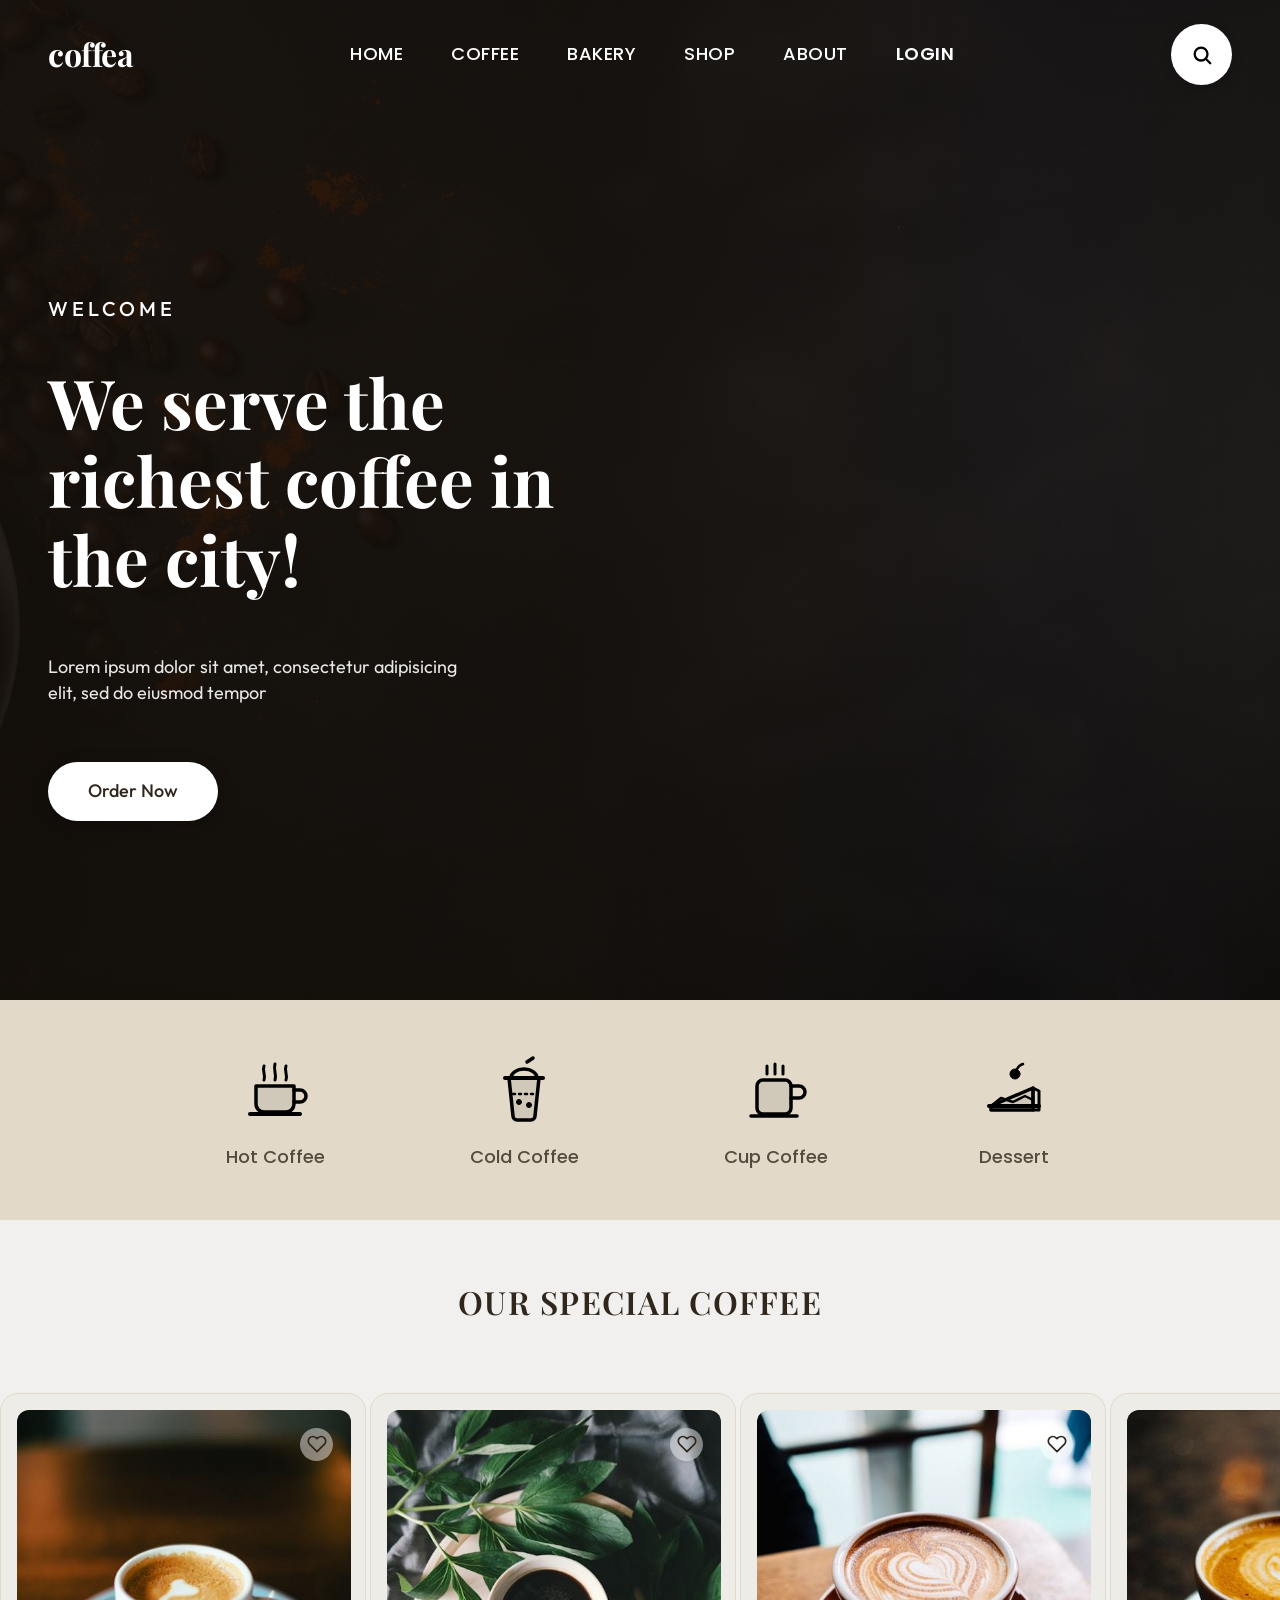
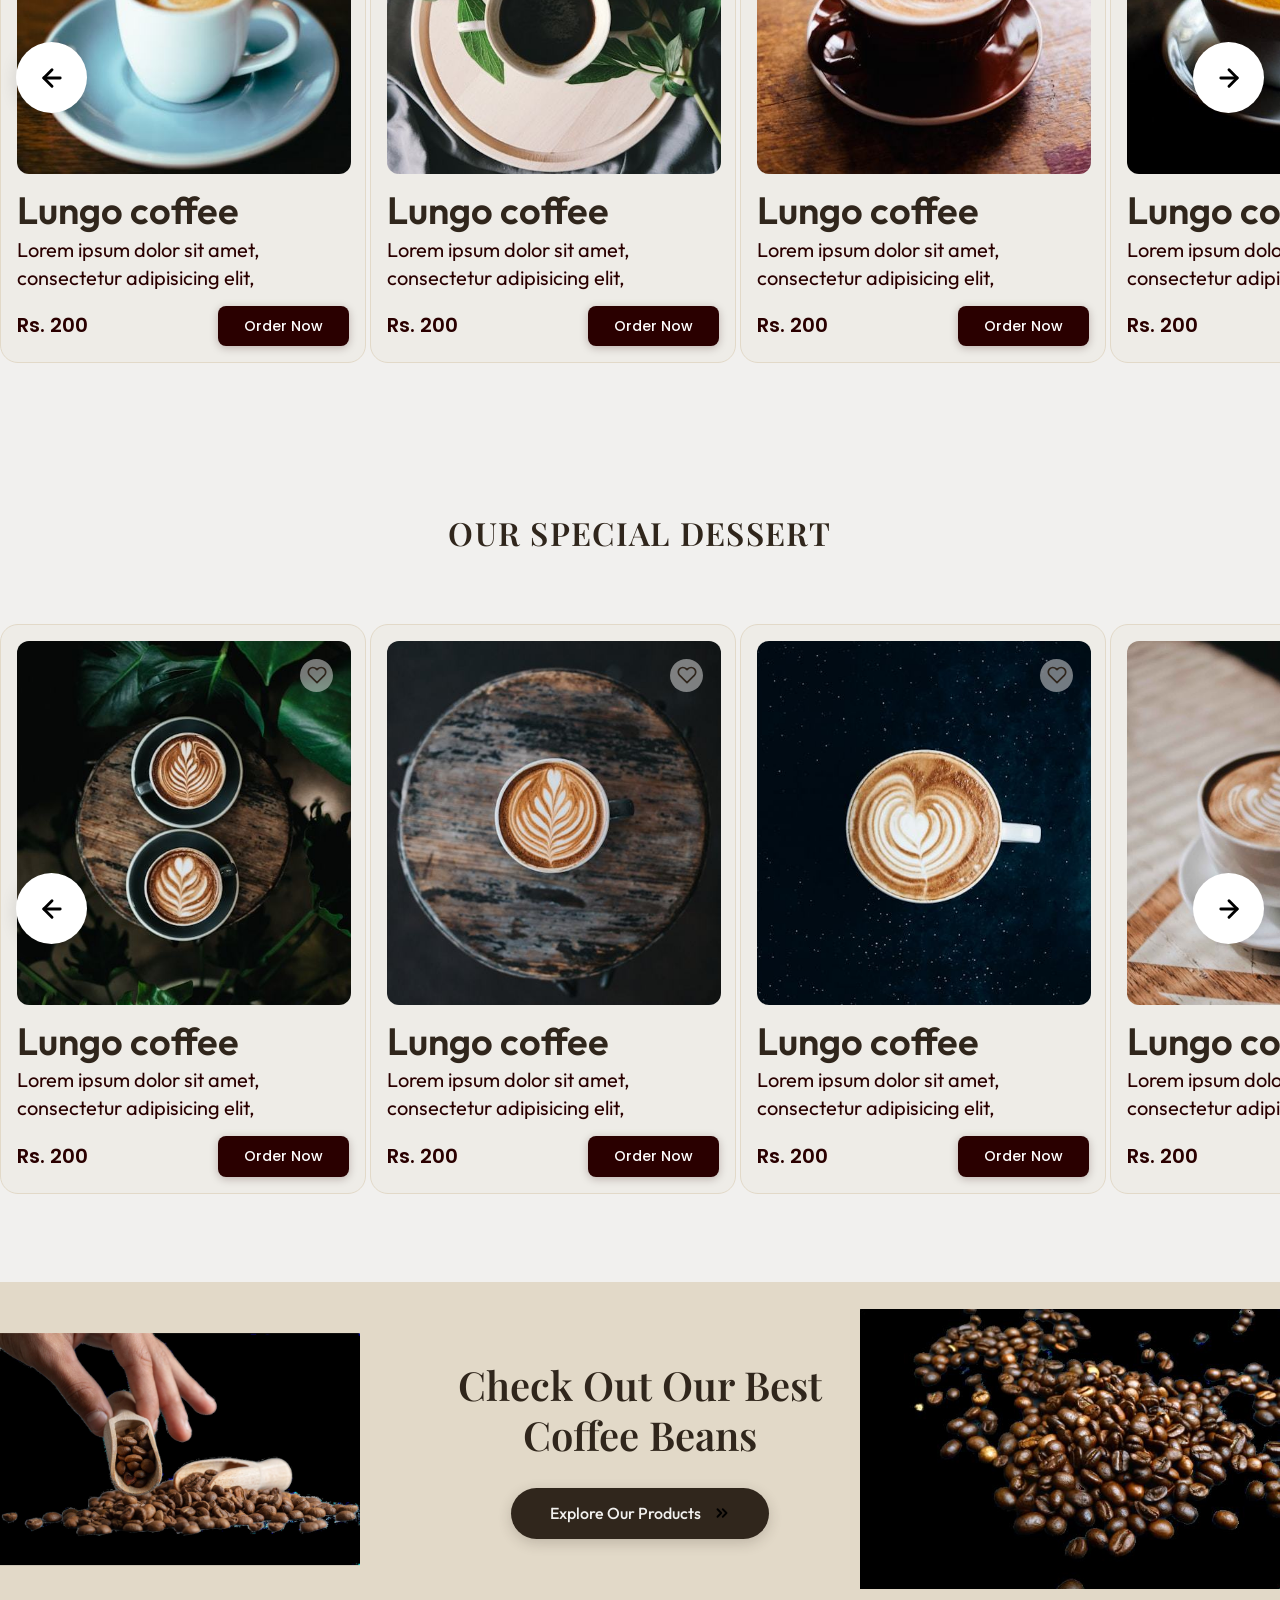
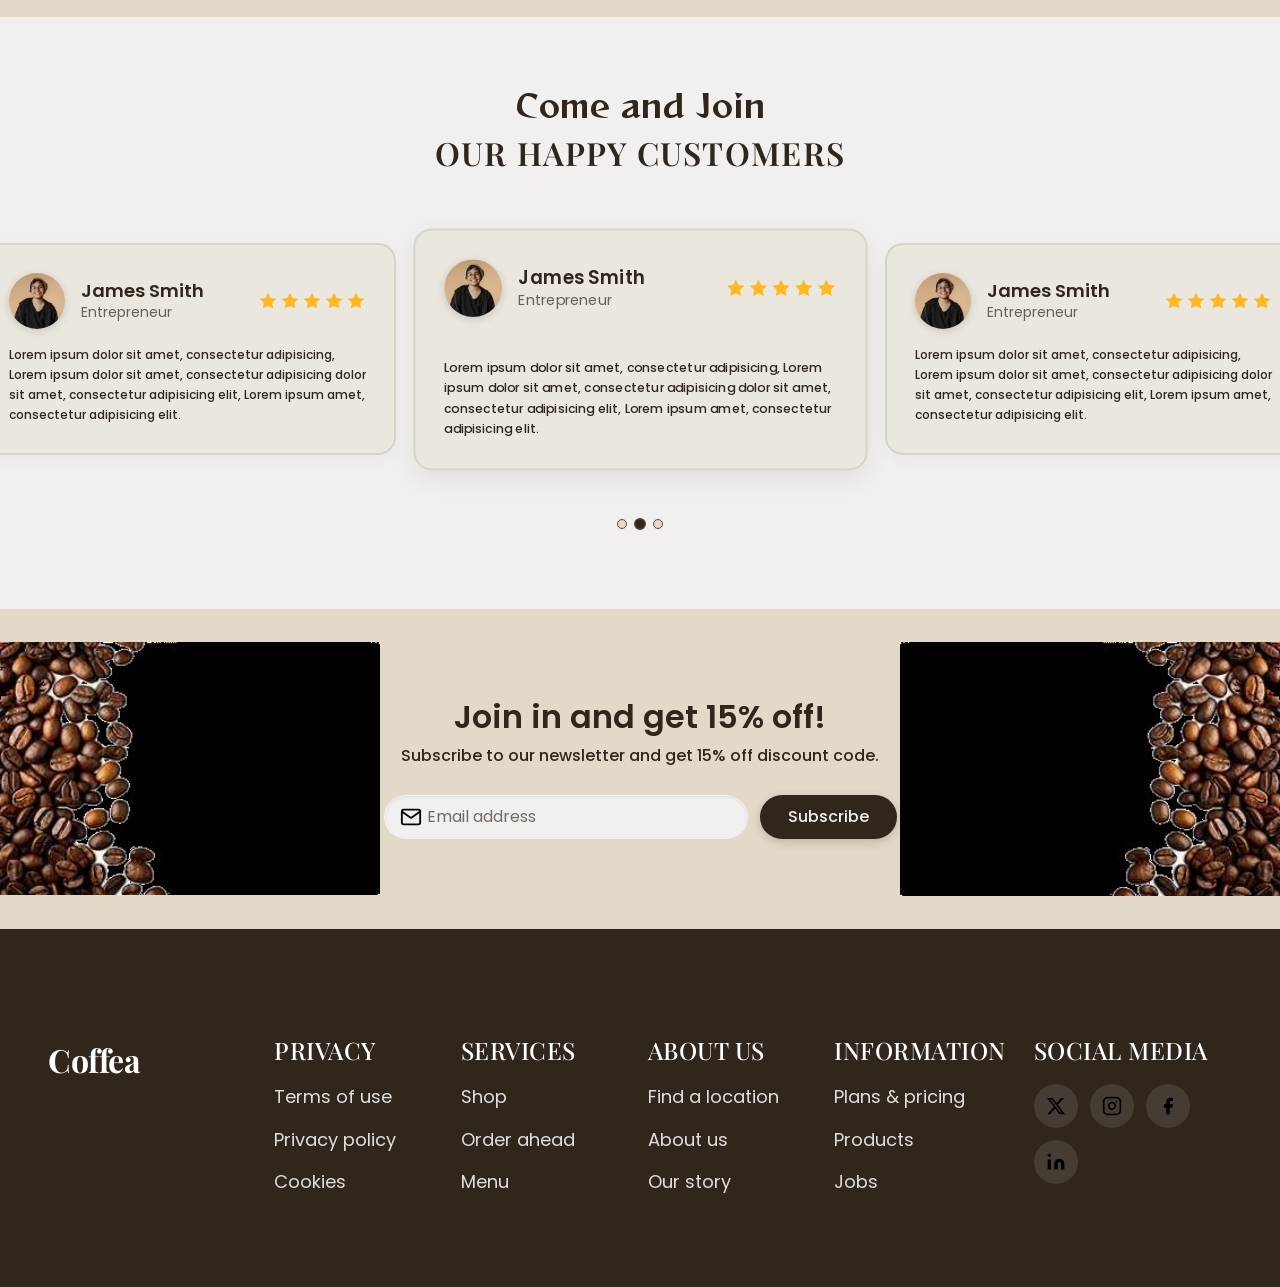
<file: tp4/index.html>
<!DOCTYPE html>
<html lang="en">
<head>
  <meta charset="UTF-8">
  <meta name="viewport" content="width=device-width, initial-scale=1.0">
  <title>Coffea — We serve the richest coffee in the city!</title>
  <meta name="description" content="Welcome to Coffea. Discover artisanal hot and cold coffees, handcrafted desserts, and premium coffee beans. Single-page static coffee experience.">
  
  <!-- Open Graph -->
  <meta property="og:type" content="website">
  <meta property="og:title" content="Coffea — We serve the richest coffee in the city!">
  <meta property="og:description" content="Discover artisanal coffee and handcrafted desserts at Coffea.">
  <meta property="og:image" content="assets/img/hero.jpg">
  
  <!-- Favicon -->
  <link rel="icon" type="image/svg+xml" href="assets/icons/cat-cup-coffee.svg">

  <!-- Google Fonts preconnect & loading (Playfair Display, Outfit, Poppins, Reggae One) -->
  <link rel="preconnect" href="https://fonts.googleapis.com">
  <link rel="preconnect" href="https://fonts.gstatic.com" crossorigin>
  <link href="https://fonts.googleapis.com/css2?family=Outfit:wght@400;500;600&family=Playfair+Display:wght@500;600;700&family=Poppins:wght@400;500;600&family=Reggae+One&display=swap" rel="stylesheet">

  <!-- Estilos por capas -->
  <link rel="stylesheet" href="css/main.css">
</head>
<body>
  <!-- Skip Link accesible para lectores de pantalla y navegación por teclado -->
  <a class="skip-link" href="#main">Saltar al contenido</a>

  <!-- 1. Header / Navegación (PRD Sección 5.1) -->
  <header class="header">
    <div class="container header__inner">
      <a href="/" class="header__logo" aria-label="Coffea Inicio">coffea</a>

      <!-- Menú desktop -->
      <nav class="header__nav" aria-label="Principal">
        <ul class="header__list">
          <li><a href="#main" class="header__link">home</a></li>
          <li><a href="#special-coffee" class="header__link">coffee</a></li>
          <li><a href="#special-dessert" class="header__link">bakery</a></li>
          <li><a href="#beans-promo" class="header__link">shop</a></li>
          <li><a href="#testimonials" class="header__link">about</a></li>
          <li><a href="#login" class="header__link header__link--login">login</a></li>
        </ul>
      </nav>

      <!-- Acciones: Buscador y menú hamburguesa responsive CSS-only -->
      <div class="header__actions">
        <button type="button" class="header__search" aria-label="Buscar en la tienda">
          <img src="assets/icons/search.svg" alt="" width="22" height="22">
        </button>

        <details class="header__collapse">
          <summary class="header__toggle" aria-label="Alternar menú de navegación">
            <span class="header__toggle-bar"></span>
            <span class="header__toggle-bar"></span>
            <span class="header__toggle-bar"></span>
          </summary>
          <nav class="header__dropdown" aria-label="Menú móvil">
            <a href="#main" class="header__mobile-link">Home</a>
            <a href="#special-coffee" class="header__mobile-link">Coffee</a>
            <a href="#special-dessert" class="header__mobile-link">Bakery</a>
            <a href="#beans-promo" class="header__mobile-link">Shop</a>
            <a href="#testimonials" class="header__mobile-link">About</a>
            <a href="#login" class="header__mobile-link header__mobile-link--login">Login</a>
          </nav>
        </details>
      </div>
    </div>
  </header>

  <!-- Contenido Principal -->
  <main id="main">
    <!-- 2. Hero Section (PRD Sección 5.2) -->
    <section class="hero" aria-labelledby="hero-title">
      <img class="hero__bg" src="assets/img/hero.jpg" alt="" width="1920" height="1000" fetchpriority="high">
      <div class="hero__overlay" aria-hidden="true"></div>
      
      <div class="container hero__container">
        <div class="hero__content">
          <p class="hero__eyebrow">WELCOME</p>
          <h1 id="hero-title" class="hero__title">We serve the richest coffee in the city!</h1>
          <p class="hero__desc">Lorem ipsum dolor sit amet, consectetur adipisicing elit, sed do eiusmod tempor</p>
          <a href="#special-coffee" class="hero__btn">Order Now</a>
        </div>
      </div>
    </section>

    <!-- 3. Categorías (PRD Sección 5.3) -->
    <section class="categories" aria-label="Categorías de productos">
      <div class="container">
        <ul class="categories__list">
          <li class="categories__item">
            <a href="#special-coffee" class="categories__link">
              <span class="categories__icon">
                <img src="assets/icons/cat-hot-coffee.svg" alt="" width="82" height="82">
              </span>
              <span class="categories__label">Hot Coffee</span>
            </a>
          </li>
          <li class="categories__item">
            <a href="#special-coffee" class="categories__link">
              <span class="categories__icon">
                <img src="assets/icons/cat-cold-coffee.svg" alt="" width="82" height="82">
              </span>
              <span class="categories__label">Cold Coffee</span>
            </a>
          </li>
          <li class="categories__item">
            <a href="#special-coffee" class="categories__link">
              <span class="categories__icon">
                <img src="assets/icons/cat-cup-coffee.svg" alt="" width="82" height="82">
              </span>
              <span class="categories__label">Cup Coffee</span>
            </a>
          </li>
          <li class="categories__item">
            <a href="#special-dessert" class="categories__link">
              <span class="categories__icon">
                <img src="assets/icons/cat-dessert.svg" alt="" width="82" height="82">
              </span>
              <span class="categories__label">Dessert</span>
            </a>
          </li>
        </ul>
      </div>
    </section>

    <!-- 4. Our Special Coffee (PRD Sección 5.4) -->
    <section class="products" id="special-coffee" aria-labelledby="coffee-title">
      <div class="container">
        <h2 id="coffee-title" class="section-title products__title">OUR SPECIAL COFFEE</h2>
      </div>

      <div class="carousel-wrapper">
        <a href="#coffee-card-1" class="carousel-arrow carousel-arrow--prev" aria-label="Desplazar a cafés anteriores">
          <img src="assets/icons/arrow.svg" alt="" width="28" height="28">
        </a>

        <div class="carousel-track">
          <!-- Card 1 -->
          <article class="product-card" id="coffee-card-1">
            <div class="product-card__img-wrap">
              <img class="product-card__img" src="assets/img/coffee-1.jpg" alt="Taza de café Lungo caliente servida sobre plato" width="334" height="364" loading="lazy" decoding="async">
              <div class="product-card__fav">
                <input type="checkbox" id="fav-coffee-1" class="product-card__fav-checkbox">
                <label for="fav-coffee-1" class="product-card__fav-label" aria-label="Agregar Lungo coffee a favoritos">
                  <svg class="product-card__fav-icon" viewBox="0 0 24 24" aria-hidden="true">
                    <path stroke-linecap="round" stroke-linejoin="round" stroke-width="2" d="M20.84 4.61a5.5 5.5 0 0 0-7.78 0L12 5.67l-1.06-1.06a5.5 5.5 0 0 0-7.78 7.78l1.06 1.06L12 21.23l7.78-7.78 1.06-1.06a5.5 5.5 0 0 0 0-7.78z"/>
                  </svg>
                </label>
              </div>
            </div>
            <div class="product-card__body">
              <h3 class="product-card__title">Lungo coffee</h3>
              <p class="product-card__desc">Lorem ipsum dolor sit amet, consectetur adipisicing elit,</p>
              <div class="product-card__footer">
                <span class="product-card__price"><data value="200">Rs. 200</data></span>
                <a href="#order" class="product-card__btn">Order Now</a>
              </div>
            </div>
          </article>

          <!-- Card 2 -->
          <article class="product-card" id="coffee-card-2">
            <div class="product-card__img-wrap">
              <img class="product-card__img" src="assets/img/coffee-2.jpg" alt="Café Lungo con arte latte en taza artesanal" width="334" height="364" loading="lazy" decoding="async">
              <div class="product-card__fav">
                <input type="checkbox" id="fav-coffee-2" class="product-card__fav-checkbox">
                <label for="fav-coffee-2" class="product-card__fav-label" aria-label="Agregar Lungo coffee a favoritos">
                  <svg class="product-card__fav-icon" viewBox="0 0 24 24" aria-hidden="true">
                    <path stroke-linecap="round" stroke-linejoin="round" stroke-width="2" d="M20.84 4.61a5.5 5.5 0 0 0-7.78 0L12 5.67l-1.06-1.06a5.5 5.5 0 0 0-7.78 7.78l1.06 1.06L12 21.23l7.78-7.78 1.06-1.06a5.5 5.5 0 0 0 0-7.78z"/>
                  </svg>
                </label>
              </div>
            </div>
            <div class="product-card__body">
              <h3 class="product-card__title">Lungo coffee</h3>
              <p class="product-card__desc">Lorem ipsum dolor sit amet, consectetur adipisicing elit,</p>
              <div class="product-card__footer">
                <span class="product-card__price"><data value="200">Rs. 200</data></span>
                <a href="#order" class="product-card__btn">Order Now</a>
              </div>
            </div>
          </article>

          <!-- Card 3 -->
          <article class="product-card" id="coffee-card-3">
            <div class="product-card__img-wrap">
              <img class="product-card__img" src="assets/img/coffee-3.jpg" alt="Café espresso recién preparado con espuma cremosa" width="334" height="364" loading="lazy" decoding="async">
              <div class="product-card__fav">
                <input type="checkbox" id="fav-coffee-3" class="product-card__fav-checkbox">
                <label for="fav-coffee-3" class="product-card__fav-label" aria-label="Agregar Lungo coffee a favoritos">
                  <svg class="product-card__fav-icon" viewBox="0 0 24 24" aria-hidden="true">
                    <path stroke-linecap="round" stroke-linejoin="round" stroke-width="2" d="M20.84 4.61a5.5 5.5 0 0 0-7.78 0L12 5.67l-1.06-1.06a5.5 5.5 0 0 0-7.78 7.78l1.06 1.06L12 21.23l7.78-7.78 1.06-1.06a5.5 5.5 0 0 0 0-7.78z"/>
                  </svg>
                </label>
              </div>
            </div>
            <div class="product-card__body">
              <h3 class="product-card__title">Lungo coffee</h3>
              <p class="product-card__desc">Lorem ipsum dolor sit amet, consectetur adipisicing elit,</p>
              <div class="product-card__footer">
                <span class="product-card__price"><data value="200">Rs. 200</data></span>
                <a href="#order" class="product-card__btn">Order Now</a>
              </div>
            </div>
          </article>

          <!-- Card 4 -->
          <article class="product-card" id="coffee-card-4">
            <div class="product-card__img-wrap">
              <img class="product-card__img" src="assets/img/coffee-4.jpg" alt="Taza de café lungo oscuro con crema dorada" width="334" height="364" loading="lazy" decoding="async">
              <div class="product-card__fav">
                <input type="checkbox" id="fav-coffee-4" class="product-card__fav-checkbox">
                <label for="fav-coffee-4" class="product-card__fav-label" aria-label="Agregar Lungo coffee a favoritos">
                  <svg class="product-card__fav-icon" viewBox="0 0 24 24" aria-hidden="true">
                    <path stroke-linecap="round" stroke-linejoin="round" stroke-width="2" d="M20.84 4.61a5.5 5.5 0 0 0-7.78 0L12 5.67l-1.06-1.06a5.5 5.5 0 0 0-7.78 7.78l1.06 1.06L12 21.23l7.78-7.78 1.06-1.06a5.5 5.5 0 0 0 0-7.78z"/>
                  </svg>
                </label>
              </div>
            </div>
            <div class="product-card__body">
              <h3 class="product-card__title">Lungo coffee</h3>
              <p class="product-card__desc">Lorem ipsum dolor sit amet, consectetur adipisicing elit,</p>
              <div class="product-card__footer">
                <span class="product-card__price"><data value="200">Rs. 200</data></span>
                <a href="#order" class="product-card__btn">Order Now</a>
              </div>
            </div>
          </article>
        </div>

        <a href="#coffee-card-4" class="carousel-arrow carousel-arrow--next" aria-label="Desplazar a cafés siguientes">
          <img src="assets/icons/arrow.svg" alt="" width="28" height="28">
        </a>
      </div>
    </section>

    <!-- 5. Our Special Dessert (PRD Sección 5.5) -->
    <section class="products" id="special-dessert" aria-labelledby="dessert-title">
      <div class="container">
        <h2 id="dessert-title" class="section-title products__title">OUR SPECIAL DESSERT</h2>
      </div>

      <div class="carousel-wrapper">
        <a href="#dessert-card-1" class="carousel-arrow carousel-arrow--prev" aria-label="Desplazar a postres anteriores">
          <img src="assets/icons/arrow.svg" alt="" width="28" height="28">
        </a>

        <div class="carousel-track">
          <!-- Card 1 -->
          <article class="product-card" id="dessert-card-1">
            <div class="product-card__img-wrap">
              <img class="product-card__img" src="assets/img/dessert-1.jpg" alt="Delicioso postre horneado artesanal" width="334" height="364" loading="lazy" decoding="async">
              <div class="product-card__fav">
                <input type="checkbox" id="fav-dessert-1" class="product-card__fav-checkbox">
                <label for="fav-dessert-1" class="product-card__fav-label" aria-label="Agregar postre a favoritos">
                  <svg class="product-card__fav-icon" viewBox="0 0 24 24" aria-hidden="true">
                    <path stroke-linecap="round" stroke-linejoin="round" stroke-width="2" d="M20.84 4.61a5.5 5.5 0 0 0-7.78 0L12 5.67l-1.06-1.06a5.5 5.5 0 0 0-7.78 7.78l1.06 1.06L12 21.23l7.78-7.78 1.06-1.06a5.5 5.5 0 0 0 0-7.78z"/>
                  </svg>
                </label>
              </div>
            </div>
            <div class="product-card__body">
              <h3 class="product-card__title">Lungo coffee</h3>
              <p class="product-card__desc">Lorem ipsum dolor sit amet, consectetur adipisicing elit,</p>
              <div class="product-card__footer">
                <span class="product-card__price"><data value="200">Rs. 200</data></span>
                <a href="#order" class="product-card__btn">Order Now</a>
              </div>
            </div>
          </article>

          <!-- Card 2 -->
          <article class="product-card" id="dessert-card-2">
            <div class="product-card__img-wrap">
              <img class="product-card__img" src="assets/img/dessert-2.jpg" alt="Postre de chocolate y café servido con decoración fina" width="334" height="364" loading="lazy" decoding="async">
              <div class="product-card__fav">
                <input type="checkbox" id="fav-dessert-2" class="product-card__fav-checkbox">
                <label for="fav-dessert-2" class="product-card__fav-label" aria-label="Agregar postre a favoritos">
                  <svg class="product-card__fav-icon" viewBox="0 0 24 24" aria-hidden="true">
                    <path stroke-linecap="round" stroke-linejoin="round" stroke-width="2" d="M20.84 4.61a5.5 5.5 0 0 0-7.78 0L12 5.67l-1.06-1.06a5.5 5.5 0 0 0-7.78 7.78l1.06 1.06L12 21.23l7.78-7.78 1.06-1.06a5.5 5.5 0 0 0 0-7.78z"/>
                  </svg>
                </label>
              </div>
            </div>
            <div class="product-card__body">
              <h3 class="product-card__title">Lungo coffee</h3>
              <p class="product-card__desc">Lorem ipsum dolor sit amet, consectetur adipisicing elit,</p>
              <div class="product-card__footer">
                <span class="product-card__price"><data value="200">Rs. 200</data></span>
                <a href="#order" class="product-card__btn">Order Now</a>
              </div>
            </div>
          </article>

          <!-- Card 3 -->
          <article class="product-card" id="dessert-card-3">
            <div class="product-card__img-wrap">
              <img class="product-card__img" src="assets/img/dessert-3.jpg" alt="Repostería especial de la casa para acompañar el café" width="334" height="364" loading="lazy" decoding="async">
              <div class="product-card__fav">
                <input type="checkbox" id="fav-dessert-3" class="product-card__fav-checkbox">
                <label for="fav-dessert-3" class="product-card__fav-label" aria-label="Agregar postre a favoritos">
                  <svg class="product-card__fav-icon" viewBox="0 0 24 24" aria-hidden="true">
                    <path stroke-linecap="round" stroke-linejoin="round" stroke-width="2" d="M20.84 4.61a5.5 5.5 0 0 0-7.78 0L12 5.67l-1.06-1.06a5.5 5.5 0 0 0-7.78 7.78l1.06 1.06L12 21.23l7.78-7.78 1.06-1.06a5.5 5.5 0 0 0 0-7.78z"/>
                  </svg>
                </label>
              </div>
            </div>
            <div class="product-card__body">
              <h3 class="product-card__title">Lungo coffee</h3>
              <p class="product-card__desc">Lorem ipsum dolor sit amet, consectetur adipisicing elit,</p>
              <div class="product-card__footer">
                <span class="product-card__price"><data value="200">Rs. 200</data></span>
                <a href="#order" class="product-card__btn">Order Now</a>
              </div>
            </div>
          </article>

          <!-- Card 4 -->
          <article class="product-card" id="dessert-card-4">
            <div class="product-card__img-wrap">
              <img class="product-card__img" src="assets/img/dessert-4.jpg" alt="Postre gourmet dulce para degustación en Coffea" width="334" height="364" loading="lazy" decoding="async">
              <div class="product-card__fav">
                <input type="checkbox" id="fav-dessert-4" class="product-card__fav-checkbox">
                <label for="fav-dessert-4" class="product-card__fav-label" aria-label="Agregar postre a favoritos">
                  <svg class="product-card__fav-icon" viewBox="0 0 24 24" aria-hidden="true">
                    <path stroke-linecap="round" stroke-linejoin="round" stroke-width="2" d="M20.84 4.61a5.5 5.5 0 0 0-7.78 0L12 5.67l-1.06-1.06a5.5 5.5 0 0 0-7.78 7.78l1.06 1.06L12 21.23l7.78-7.78 1.06-1.06a5.5 5.5 0 0 0 0-7.78z"/>
                  </svg>
                </label>
              </div>
            </div>
            <div class="product-card__body">
              <h3 class="product-card__title">Lungo coffee</h3>
              <p class="product-card__desc">Lorem ipsum dolor sit amet, consectetur adipisicing elit,</p>
              <div class="product-card__footer">
                <span class="product-card__price"><data value="200">Rs. 200</data></span>
                <a href="#order" class="product-card__btn">Order Now</a>
              </div>
            </div>
          </article>
        </div>

        <a href="#dessert-card-4" class="carousel-arrow carousel-arrow--next" aria-label="Desplazar a postres siguientes">
          <img src="assets/icons/arrow.svg" alt="" width="28" height="28">
        </a>
      </div>
    </section>

    <!-- 6. CTA Granos de Café (PRD Sección 5.6) -->
    <section class="promo" id="beans-promo" aria-labelledby="promo-title">
      <img src="assets/img/promo-hand.jpg" alt="" class="promo__img-left" width="520" height="335" loading="lazy" decoding="async">
      <img src="assets/img/promo-beans.jpg" alt="" class="promo__img-right" width="503" height="335" loading="lazy" decoding="async">

      <div class="container">
        <div class="promo__content">
          <h2 id="promo-title" class="promo__title">Check Out Our Best Coffee Beans</h2>
          <a href="#shop" class="promo__btn">
            Explore Our Products
            <span class="promo__btn-icon">
              <img src="assets/icons/chevron.svg" alt="" width="18" height="18">
            </span>
          </a>
        </div>
      </div>
    </section>

    <!-- 7. Testimonios (PRD Sección 5.7) -->
    <section class="testimonials" id="testimonials" aria-labelledby="testimonials-title">
      <div class="container">
        <header class="testimonials__header">
          <p class="testimonials__subheading">Come and Join</p>
          <h2 id="testimonials-title" class="testimonials__title">OUR HAPPY CUSTOMERS</h2>
        </header>

        <div class="testimonials__grid">
          <!-- Testimonio 1 -->
          <figure class="testimonial-card" id="t-1">
            <figcaption class="testimonial-card__header">
              <div class="testimonial-card__author">
                <img class="testimonial-card__avatar" src="assets/img/avatar-1.jpg" alt="Foto de James Smith" width="56" height="56" loading="lazy" decoding="async">
                <div class="testimonial-card__meta">
                  <span class="testimonial-card__name">James Smith</span>
                  <span class="testimonial-card__role">Entrepreneur</span>
                </div>
              </div>
              <div class="testimonial-card__rating" role="img" aria-label="5 de 5 estrellas">
                <img src="assets/icons/star.svg" alt="" class="testimonial-card__star" width="20" height="20">
                <img src="assets/icons/star.svg" alt="" class="testimonial-card__star" width="20" height="20">
                <img src="assets/icons/star.svg" alt="" class="testimonial-card__star" width="20" height="20">
                <img src="assets/icons/star.svg" alt="" class="testimonial-card__star" width="20" height="20">
                <img src="assets/icons/star.svg" alt="" class="testimonial-card__star" width="20" height="20">
              </div>
            </figcaption>
            <blockquote class="testimonial-card__quote">
              Lorem ipsum dolor sit amet, consectetur adipisicing, Lorem ipsum dolor sit amet, consectetur adipisicing dolor sit amet, consectetur adipisicing elit, Lorem ipsum amet, consectetur adipisicing elit.
            </blockquote>
          </figure>

          <!-- Testimonio 2 (Destacado) -->
          <figure class="testimonial-card testimonial-card--featured" id="t-2">
            <figcaption class="testimonial-card__header">
              <div class="testimonial-card__author">
                <img class="testimonial-card__avatar" src="assets/img/avatar-2.jpg" alt="Foto de James Smith" width="56" height="56" loading="lazy" decoding="async">
                <div class="testimonial-card__meta">
                  <span class="testimonial-card__name">James Smith</span>
                  <span class="testimonial-card__role">Entrepreneur</span>
                </div>
              </div>
              <div class="testimonial-card__rating" role="img" aria-label="5 de 5 estrellas">
                <img src="assets/icons/star.svg" alt="" class="testimonial-card__star" width="20" height="20">
                <img src="assets/icons/star.svg" alt="" class="testimonial-card__star" width="20" height="20">
                <img src="assets/icons/star.svg" alt="" class="testimonial-card__star" width="20" height="20">
                <img src="assets/icons/star.svg" alt="" class="testimonial-card__star" width="20" height="20">
                <img src="assets/icons/star.svg" alt="" class="testimonial-card__star" width="20" height="20">
              </div>
            </figcaption>
            <blockquote class="testimonial-card__quote">
              Lorem ipsum dolor sit amet, consectetur adipisicing, Lorem ipsum dolor sit amet, consectetur adipisicing dolor sit amet, consectetur adipisicing elit, Lorem ipsum amet, consectetur adipisicing elit.
            </blockquote>
          </figure>

          <!-- Testimonio 3 -->
          <figure class="testimonial-card" id="t-3">
            <figcaption class="testimonial-card__header">
              <div class="testimonial-card__author">
                <img class="testimonial-card__avatar" src="assets/img/avatar-3.jpg" alt="Foto de James Smith" width="56" height="56" loading="lazy" decoding="async">
                <div class="testimonial-card__meta">
                  <span class="testimonial-card__name">James Smith</span>
                  <span class="testimonial-card__role">Entrepreneur</span>
                </div>
              </div>
              <div class="testimonial-card__rating" role="img" aria-label="5 de 5 estrellas">
                <img src="assets/icons/star.svg" alt="" class="testimonial-card__star" width="20" height="20">
                <img src="assets/icons/star.svg" alt="" class="testimonial-card__star" width="20" height="20">
                <img src="assets/icons/star.svg" alt="" class="testimonial-card__star" width="20" height="20">
                <img src="assets/icons/star.svg" alt="" class="testimonial-card__star" width="20" height="20">
                <img src="assets/icons/star.svg" alt="" class="testimonial-card__star" width="20" height="20">
              </div>
            </figcaption>
            <blockquote class="testimonial-card__quote">
              Lorem ipsum dolor sit amet, consectetur adipisicing, Lorem ipsum dolor sit amet, consectetur adipisicing dolor sit amet, consectetur adipisicing elit, Lorem ipsum amet, consectetur adipisicing elit.
            </blockquote>
          </figure>
        </div>

        <!-- Paginador visual de 3 puntos (PRD Sección 5.7 R4) -->
        <div class="testimonials__pagination" aria-hidden="true">
          <a href="#t-1" class="testimonials__dot" aria-label="Ver testimonio 1"></a>
          <a href="#t-2" class="testimonials__dot testimonials__dot--active" aria-label="Ver testimonio 2"></a>
          <a href="#t-3" class="testimonials__dot" aria-label="Ver testimonio 3"></a>
        </div>
      </div>
    </section>

    <!-- 8. Newsletter (PRD Sección 5.8) -->
    <section class="newsletter" aria-labelledby="newsletter-title">
      <img src="assets/img/newsletter-beans.jpg" alt="" class="newsletter__beans-left" width="482" height="321" loading="lazy" decoding="async">
      <img src="assets/img/newsletter-beans.jpg" alt="" class="newsletter__beans-right" width="482" height="321" loading="lazy" decoding="async">

      <div class="container">
        <div class="newsletter__content">
          <h2 id="newsletter-title" class="newsletter__title">Join in and get 15% off!</h2>
          <p class="newsletter__subtitle">Subscribe to our newsletter and get 15% off discount code.</p>

          <form class="newsletter__form" action="#" method="get">
            <div class="newsletter__input-wrap">
              <span class="newsletter__input-icon" aria-hidden="true">
                <img src="assets/icons/mail.svg" alt="" width="22" height="22">
              </span>
              <label for="newsletter-email" class="visually-hidden">Correo electrónico</label>
              <input type="email" id="newsletter-email" name="email" class="newsletter__input" placeholder="Email address" required autocomplete="email">
            </div>
            <button type="submit" class="newsletter__btn">Subscribe</button>
          </form>
        </div>
      </div>
    </section>
  </main>

  <!-- 9. Footer (PRD Sección 5.9) -->
  <footer class="footer">
    <div class="container">
      <div class="footer__grid">
        <!-- Columna 1: Logo de marca -->
        <div class="footer__brand">
          <a href="/" class="footer__logo" aria-label="Coffea Inicio">Coffea</a>
        </div>

        <!-- Columna 2: Privacy -->
        <nav class="footer__col" aria-label="Políticas y privacidad">
          <h3 class="footer__heading">PRIVACY</h3>
          <ul class="footer__list">
            <li><a href="#privacy" class="footer__link">Terms of use</a></li>
            <li><a href="#privacy" class="footer__link">Privacy policy</a></li>
            <li><a href="#privacy" class="footer__link">Cookies</a></li>
          </ul>
        </nav>

        <!-- Columna 3: Services -->
        <nav class="footer__col" aria-label="Servicios">
          <h3 class="footer__heading">SERVICES</h3>
          <ul class="footer__list">
            <li><a href="#services" class="footer__link">Shop</a></li>
            <li><a href="#services" class="footer__link">Order ahead</a></li>
            <li><a href="#services" class="footer__link">Menu</a></li>
          </ul>
        </nav>

        <!-- Columna 4: About Us -->
        <nav class="footer__col" aria-label="Sobre Nosotros">
          <h3 class="footer__heading">ABOUT US</h3>
          <ul class="footer__list">
            <li><a href="#about" class="footer__link">Find a location</a></li>
            <li><a href="#about" class="footer__link">About us</a></li>
            <li><a href="#about" class="footer__link">Our story</a></li>
          </ul>
        </nav>

        <!-- Columna 5: Information -->
        <nav class="footer__col" aria-label="Información">
          <h3 class="footer__heading">INFORMATION</h3>
          <ul class="footer__list">
            <li><a href="#info" class="footer__link">Plans &amp; pricing</a></li>
            <li><a href="#info" class="footer__link">Products</a></li>
            <li><a href="#info" class="footer__link">Jobs</a></li>
          </ul>
        </nav>

        <!-- Columna 6: Social Media -->
        <div class="footer__col">
          <h3 class="footer__heading">SOCIAL MEDIA</h3>
          <ul class="footer__social-list">
            <li>
              <a href="https://twitter.com" target="_blank" rel="noopener noreferrer" class="footer__social-link" aria-label="Síguenos en X (Twitter)">
                <img src="assets/icons/social-twitter.svg" alt="" width="20" height="20">
              </a>
            </li>
            <li>
              <a href="https://instagram.com" target="_blank" rel="noopener noreferrer" class="footer__social-link" aria-label="Síguenos en Instagram">
                <img src="assets/icons/social-instagram.svg" alt="" width="20" height="20">
              </a>
            </li>
            <li>
              <a href="https://facebook.com" target="_blank" rel="noopener noreferrer" class="footer__social-link" aria-label="Síguenos en Facebook">
                <img src="assets/icons/social-facebook.svg" alt="" width="20" height="20">
              </a>
            </li>
            <li>
              <a href="https://linkedin.com" target="_blank" rel="noopener noreferrer" class="footer__social-link" aria-label="Síguenos en LinkedIn">
                <img src="assets/icons/social-linkedin.svg" alt="" width="20" height="20">
              </a>
            </li>
          </ul>
        </div>
      </div>
    </div>
  </footer>
</body>
</html>
</file>
<file: tp4/css/main.css>
/* Arquitectura por capas (PRD Sección 6) */
@layer tokens, base, layout, components, utilities;

@import url("tokens.css") layer(tokens);
@import url("base.css") layer(base);
@import url("layout.css") layer(layout);
@import url("components/header.css") layer(components);
@import url("components/hero.css") layer(components);
@import url("components/categories.css") layer(components);
@import url("components/product-card.css") layer(components);
@import url("components/carousel.css") layer(components);
@import url("components/promo.css") layer(components);
@import url("components/testimonial-card.css") layer(components);
@import url("components/newsletter.css") layer(components);
@import url("components/footer.css") layer(components);
@import url("utilities.css") layer(utilities);
</file>
